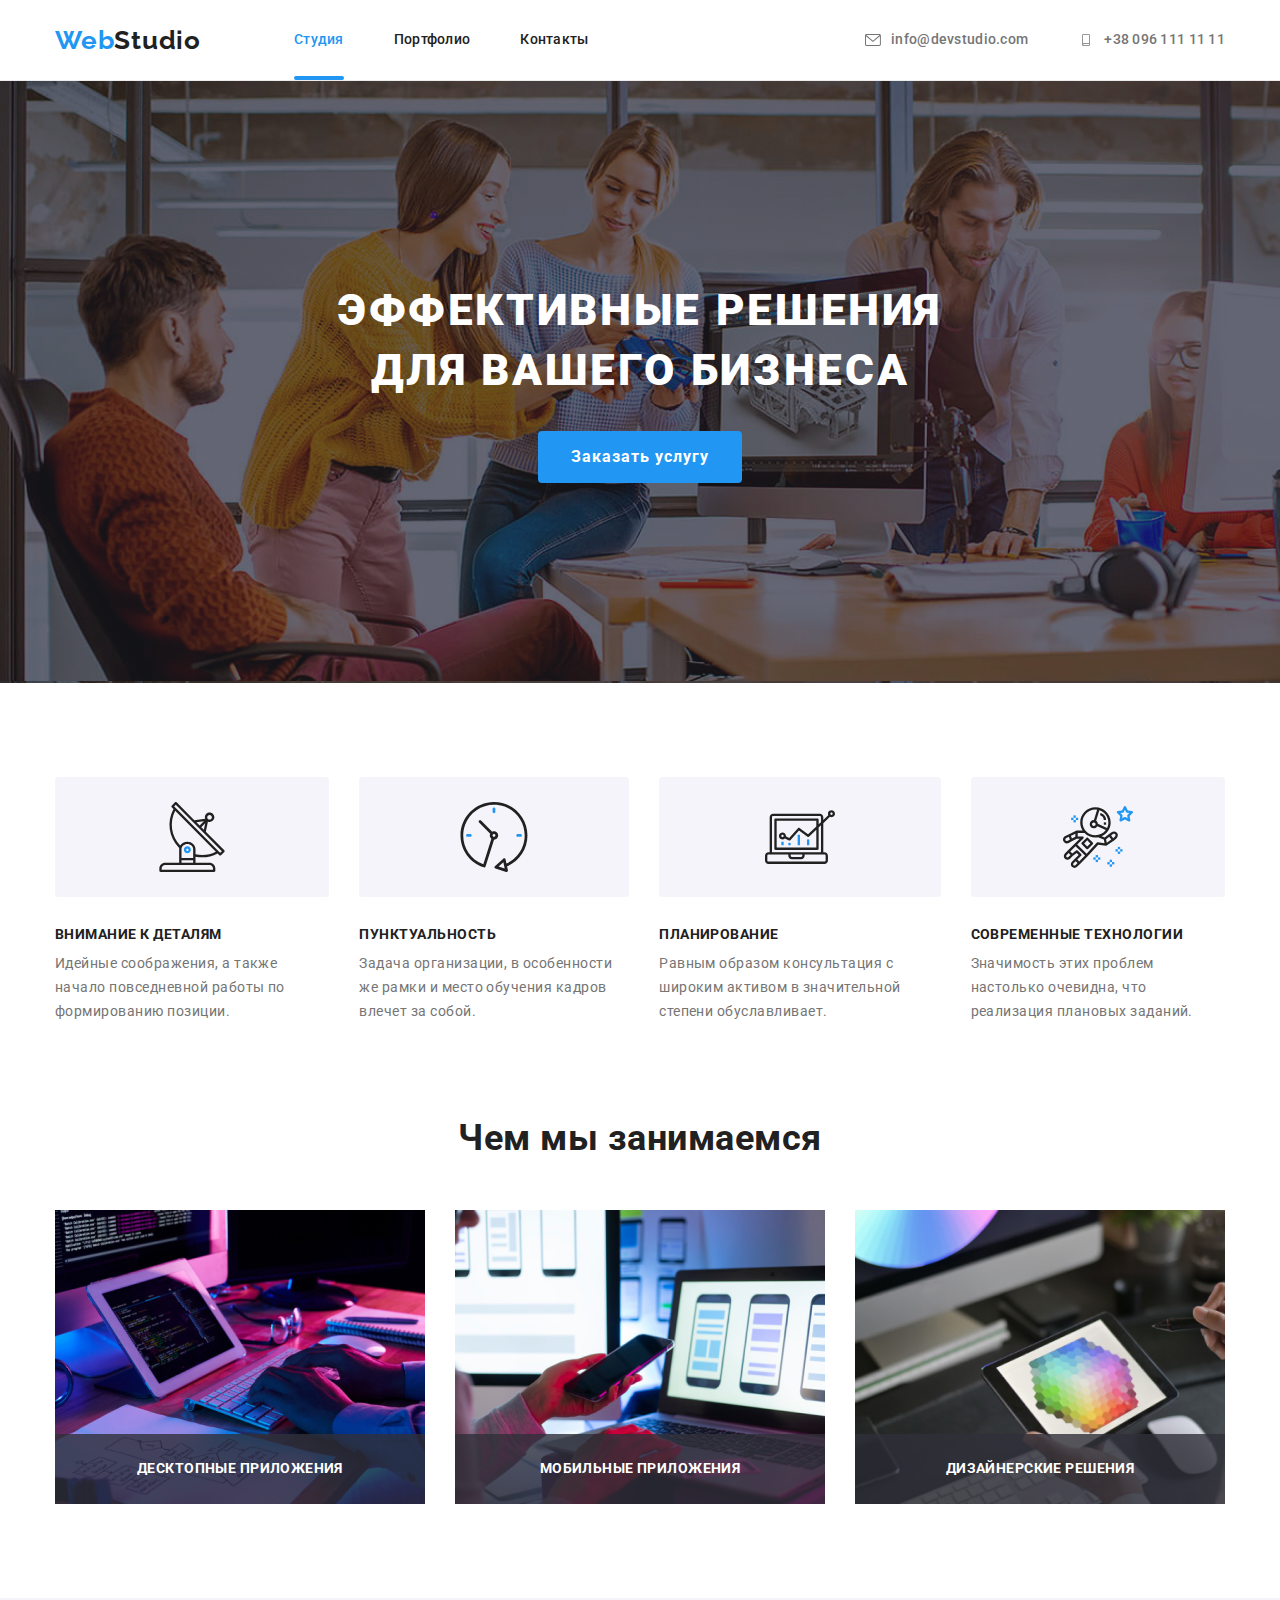
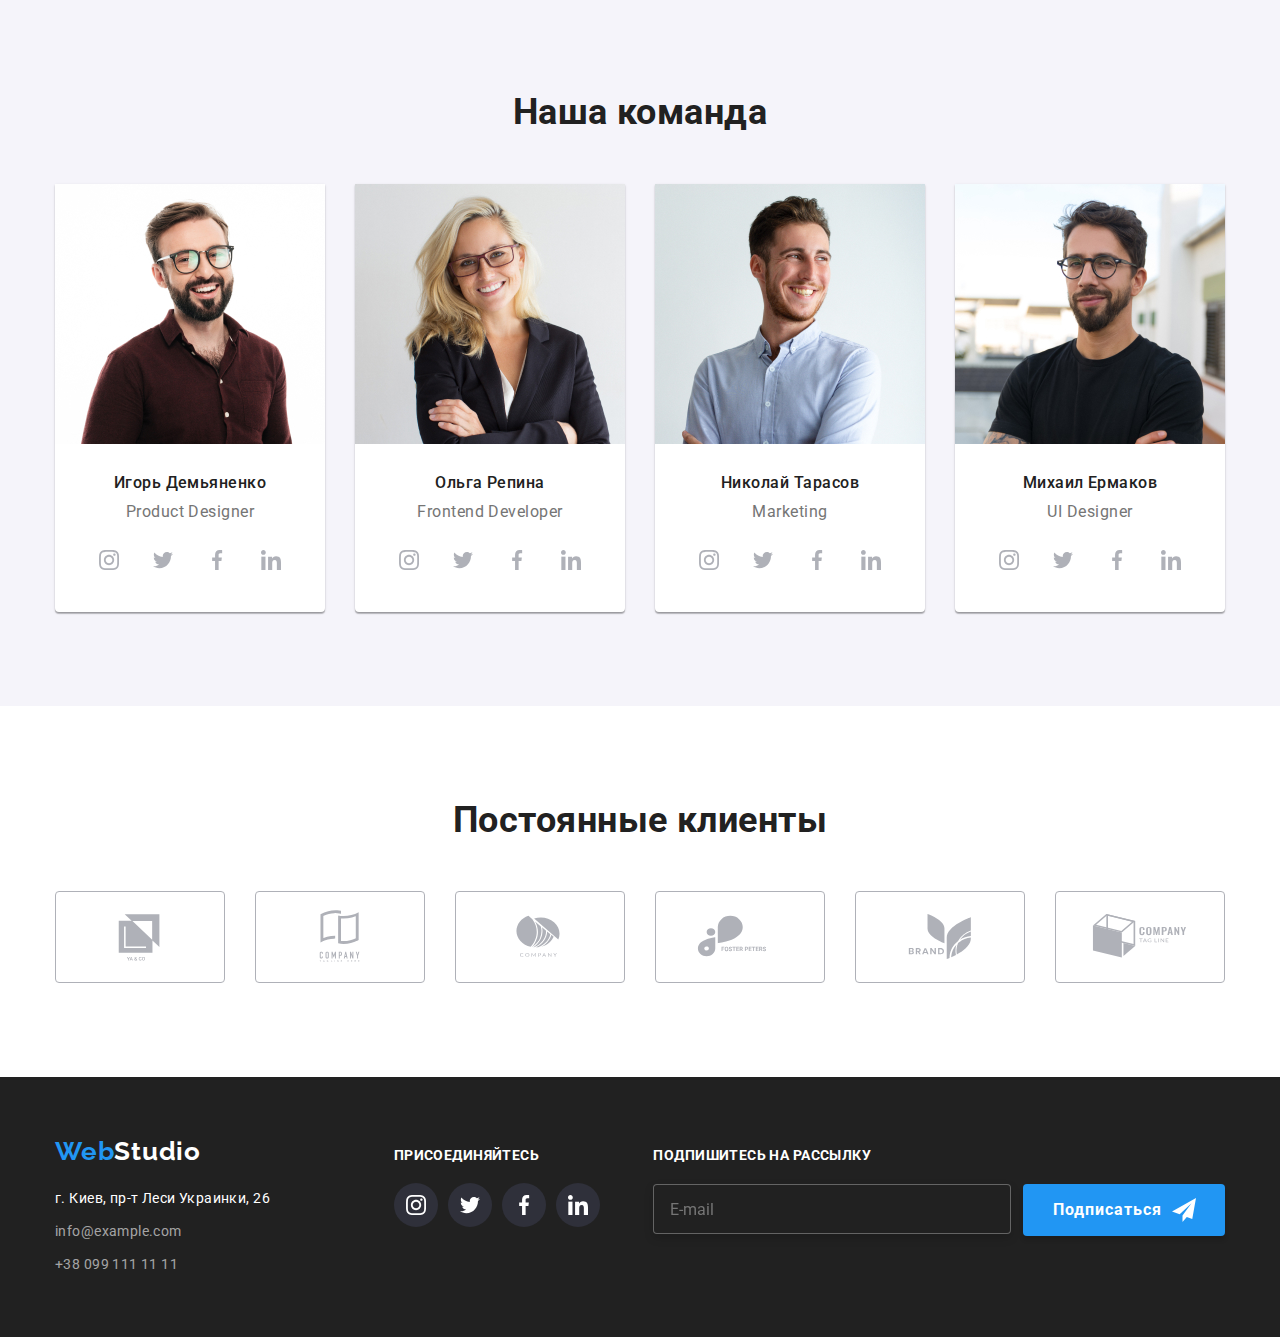
<file: index.html>
<!DOCTYPE html>
<html lang="en">
    <head>
        <meta charset="UTF-8" />
        <meta http-equiv="X-UA-Compatible" content="IE=edge" />
        <meta name="viewport" content="width=device-width, initial-scale=1.0" />
        <title>Главная</title>
        <link rel="preconnect" href="https://fonts.googleapis.com" />
        <link rel="preconnect" href="https://fonts.gstatic.com" crossorigin />
        <link
            href="https://fonts.googleapis.com/css2?family=Raleway:wght@700&family=Roboto:wght@400;500;700;900&display=swap"
            rel="stylesheet"
        />
        <link
            rel="stylesheet"
            href="https://cdnjs.cloudflare.com/ajax/libs/modern-normalize/1.0.0/modern-normalize.min.css"
        />
        <link rel="stylesheet" href="./css/main.min.css" />
    </head>
    <body>
        <!--header-->
        <header class="header">
            <div class="container main-nav">
                <nav class="nav">
                    <a href="/" class="header-logo">Web<span>Studio</span></a>

                    <ul class="nav-list list">
                        <li class="nav-item">
                            <a href="./index.html" class="link nav-link current"
                                >Студия</a
                            >
                        </li>
                        <li class="nav-item">
                            <a href="./portfolio.html" class="link nav-link"
                                >Портфолио</a
                            >
                        </li>
                        <li class="nav-item">
                            <a href="#" class="link nav-link">Контакты</a>
                        </li>
                    </ul>
                </nav>

                <ul class="contacts-list list">
                    <li class="contacts-item">
                        <a
                            class="link contacts-link"
                            href="mailto:info@devstudio.com"
                        >
                            info@devstudio.com
                            <svg class="contacts-icon" width="16" height="12">
                                <use
                                    href="./images/icons/icons.svg#icon-envelope"
                                ></use>
                            </svg>
                        </a>
                    </li>
                    <li class="contacts-item">
                        <a class="link contacts-link" href="tel:+380961111111">
                            +38 096 111 11 11
                            <svg class="contacts-icon" width="16" height="12">
                                <use
                                    href="./images/icons/icons.svg#icon-smartphone"
                                ></use>
                            </svg>
                        </a>
                    </li>
                </ul>
            </div>
        </header>
        <!-- main -->
        <main>
            <!--hero-->
            <section class="hero">
                <div class="container">
                    <h1 class="hero-title">
                        Эффективные решения для вашего бизнеса
                    </h1>

                    <button type="button" class="hero-btm" data-modal-open>
                        Заказать услугу
                    </button>
                </div>
            </section>

            <!--Feature-->
            <section class="feature section">
                <div class="container">
                    <ul class="feature-list list">
                        <li class="feature-item icon-connection">
                            <h3 class="feature-tittle">Внимание к деталям</h3>
                            <p class="feature-text">
                                Идейные соображения, а также начало повседневной
                                работы по формированию позиции.
                            </p>
                        </li>
                        <li class="feature-item icon-time">
                            <h3 class="feature-tittle">Пунктуальность</h3>
                            <p class="feature-text">
                                Задача организации, в особенности же рамки и
                                место обучения кадров влечет за собой.
                            </p>
                        </li>
                        <li class="feature-item icon-planing">
                            <h3 class="feature-tittle">Планирование</h3>
                            <p class="feature-text">
                                Равным образом консультация с широким активом в
                                значительной степени обуславливает.
                            </p>
                        </li>
                        <li class="feature-item icon-technology">
                            <h3 class="feature-tittle">
                                Современные технологии
                            </h3>
                            <p class="feature-text">
                                Значимость этих проблем настолько очевидна, что
                                реализация плановых заданий.
                            </p>
                        </li>
                    </ul>
                </div>
            </section>

            <!--work-->
            <section class="work section">
                <div class="container">
                    <h2 class="section-title">Чем мы занимаемся</h2>
                    <ul class="work-list list">
                        <li class="worl-item">
                            <div class="work-img-wrap">
                                <img
                                    src="./images/box1.jpg"
                                    alt="Заняття-1"
                                    width="370"
                                />
                                <p class="work-label-text">
                                    Десктопные приложения
                                </p>
                            </div>
                        </li>
                        <li class="worl-item">
                            <div class="work-img-wrap">
                                <img
                                    src="./images/box2.jpg"
                                    alt="Заняття-2"
                                    width="370"
                                />
                                <p class="work-label-text">
                                    Мобильные приложения
                                </p>
                            </div>
                        </li>
                        <li class="worl-item">
                            <div class="work-img-wrap">
                                <img
                                    src="./images/box3.jpg"
                                    alt="Заняття-3"
                                    width="370"
                                />
                                <p class="work-label-text">
                                    Дизайнерские решения
                                </p>
                            </div>
                        </li>
                    </ul>
                </div>
            </section>

            <!--team-->
            <section class="team section">
                <div class="container">
                    <h2 class="section-title">Наша команда</h2>
                    <ul class="team-list list">
                        <li class="team-item">
                            <img
                                src="./images/card1.jpg"
                                alt="Карта співробітника №1"
                                width="270"
                            />
                            <div class="team-content">
                                <h3 class="team-tittle">Игорь Демьяненко</h3>
                                <p class="team-text">Product Designer</p>
                                <ul class="social-list list">
                                    <li class="social-item">
                                        <a href="#" class="social-link link">
                                            <svg
                                                class="social-icon"
                                                width="20"
                                                height="20"
                                            >
                                                <use
                                                    href="./images/icons/icons.svg#icon-instagram"
                                                ></use>
                                            </svg>
                                        </a>
                                    </li>
                                    <li class="social-item">
                                        <a href="#" class="social-link link">
                                            <svg
                                                class="social-icon"
                                                width="20"
                                                height="20"
                                            >
                                                <use
                                                    href="./images/icons/icons.svg#icon-twitter"
                                                ></use>
                                            </svg>
                                        </a>
                                    </li>
                                    <li class="social-item">
                                        <a href="#" class="social-link link">
                                            <svg
                                                class="social-icon"
                                                width="20"
                                                height="20"
                                            >
                                                <use
                                                    href="./images/icons/icons.svg#icon-facebook"
                                                ></use>
                                            </svg>
                                        </a>
                                    </li>
                                    <li class="social-item">
                                        <a href="#" class="social-link link">
                                            <svg
                                                class="social-icon"
                                                width="20"
                                                height="20"
                                            >
                                                <use
                                                    href="./images/icons/icons.svg#icon-linkedin"
                                                ></use>
                                            </svg>
                                        </a>
                                    </li>
                                </ul>
                            </div>
                        </li>
                        <li class="team-item">
                            <img
                                src="./images/card2.jpg"
                                alt="Карта співробітника №2"
                                width="270"
                            />
                            <div class="team-content">
                                <h3 class="team-tittle">Ольга Репина</h3>
                                <p class="team-text">Frontend Developer</p>
                                <ul class="social-list list">
                                    <li class="social-item">
                                        <a href="#" class="social-link link">
                                            <svg
                                                class="social-icon"
                                                width="20"
                                                height="20"
                                            >
                                                <use
                                                    href="./images/icons/icons.svg#icon-instagram"
                                                ></use>
                                            </svg>
                                        </a>
                                    </li>
                                    <li class="social-item">
                                        <a href="#" class="social-link link">
                                            <svg
                                                class="social-icon"
                                                width="20"
                                                height="20"
                                            >
                                                <use
                                                    href="./images/icons/icons.svg#icon-twitter"
                                                ></use>
                                            </svg>
                                        </a>
                                    </li>
                                    <li class="social-item">
                                        <a href="#" class="social-link link">
                                            <svg
                                                class="social-icon"
                                                width="20"
                                                height="20"
                                            >
                                                <use
                                                    href="./images/icons/icons.svg#icon-facebook"
                                                ></use>
                                            </svg>
                                        </a>
                                    </li>
                                    <li class="social-item">
                                        <a href="#" class="social-link link">
                                            <svg
                                                class="social-icon"
                                                width="20"
                                                height="20"
                                            >
                                                <use
                                                    href="./images/icons/icons.svg#icon-linkedin"
                                                ></use>
                                            </svg>
                                        </a>
                                    </li>
                                </ul>
                            </div>
                        </li>
                        <li class="team-item">
                            <img
                                src="./images/card3.jpg"
                                alt="Карта співробітника №3"
                                width="270"
                            />
                            <div class="team-content">
                                <h3 class="team-tittle">Николай Тарасов</h3>
                                <p class="team-text">Marketing</p>
                                <ul class="social-list list">
                                    <li class="social-item">
                                        <a href="#" class="social-link link">
                                            <svg
                                                class="social-icon"
                                                width="20"
                                                height="20"
                                            >
                                                <use
                                                    href="./images/icons/icons.svg#icon-instagram"
                                                ></use>
                                            </svg>
                                        </a>
                                    </li>
                                    <li class="social-item">
                                        <a href="#" class="social-link link">
                                            <svg
                                                class="social-icon"
                                                width="20"
                                                height="20"
                                            >
                                                <use
                                                    href="./images/icons/icons.svg#icon-twitter"
                                                ></use>
                                            </svg>
                                        </a>
                                    </li>
                                    <li class="social-item">
                                        <a href="#" class="social-link link">
                                            <svg
                                                class="social-icon"
                                                width="20"
                                                height="20"
                                            >
                                                <use
                                                    href="./images/icons/icons.svg#icon-facebook"
                                                ></use>
                                            </svg>
                                        </a>
                                    </li>
                                    <li class="social-item">
                                        <a href="#" class="social-link link">
                                            <svg
                                                class="social-icon"
                                                width="20"
                                                height="20"
                                            >
                                                <use
                                                    href="./images/icons/icons.svg#icon-linkedin"
                                                ></use>
                                            </svg>
                                        </a>
                                    </li>
                                </ul>
                            </div>
                        </li>
                        <li class="team-item">
                            <img
                                src="./images/card4.jpg"
                                alt="Карта співробітника №4"
                                width="270"
                            />
                            <div class="team-content">
                                <h3 class="team-tittle">Михаил Ермаков</h3>
                                <p class="team-text">UI Designer</p>
                                <ul class="social-list list">
                                    <li class="social-item">
                                        <a href="#" class="social-link link">
                                            <svg
                                                class="social-icon"
                                                width="20"
                                                height="20"
                                            >
                                                <use
                                                    href="./images/icons/icons.svg#icon-instagram"
                                                ></use>
                                            </svg>
                                        </a>
                                    </li>
                                    <li class="social-item">
                                        <a href="#" class="social-link link">
                                            <svg
                                                class="social-icon"
                                                width="20"
                                                height="20"
                                            >
                                                <use
                                                    href="./images/icons/icons.svg#icon-twitter"
                                                ></use>
                                            </svg>
                                        </a>
                                    </li>
                                    <li class="social-item">
                                        <a href="#" class="social-link link">
                                            <svg
                                                class="social-icon"
                                                width="20"
                                                height="20"
                                            >
                                                <use
                                                    href="./images/icons/icons.svg#icon-facebook"
                                                ></use>
                                            </svg>
                                        </a>
                                    </li>
                                    <li class="social-item">
                                        <a href="#" class="social-link link">
                                            <svg
                                                class="social-icon"
                                                width="20"
                                                height="20"
                                            >
                                                <use
                                                    href="./images/icons/icons.svg#icon-linkedin"
                                                ></use>
                                            </svg>
                                        </a>
                                    </li>
                                </ul>
                            </div>
                        </li>
                    </ul>
                </div>
            </section>

            <!--client-->
            <div class="clients section">
                <h2 class="section-title">Постоянные клиенты</h2>
                <ul class="clients-list list">
                    <li class="clients-item">
                        <a href="" class="clients-link link">
                            <svg class="clients-icon" width="106" height="60">
                                <use
                                    href="./images/icons/icons.svg#icon-client-1"
                                ></use>
                            </svg>
                        </a>
                    </li>
                    <li class="clients-item">
                        <a href="" class="clients-link link">
                            <svg class="clients-icon" width="106" height="60">
                                <use
                                    href="./images/icons/icons.svg#icon-client-2"
                                ></use>
                            </svg>
                        </a>
                    </li>
                    <li class="clients-item">
                        <a href="" class="clients-link link">
                            <svg class="clients-icon" width="106" height="60">
                                <use
                                    href="./images/icons/icons.svg#icon-client-3"
                                ></use>
                            </svg>
                        </a>
                    </li>
                    <li class="clients-item">
                        <a href="" class="clients-link link">
                            <svg class="clients-icon" width="106" height="60">
                                <use
                                    href="./images/icons/icons.svg#icon-client-4"
                                ></use>
                            </svg>
                        </a>
                    </li>
                    <li class="clients-item">
                        <a href="" class="clients-link link">
                            <svg class="clients-icon" width="106" height="60">
                                <use
                                    href="./images/icons/icons.svg#icon-client-5"
                                ></use>
                            </svg>
                        </a>
                    </li>
                    <li class="clients-item">
                        <a href="" class="clients-link link">
                            <svg class="clients-icon" width="106" height="60">
                                <use
                                    href="./images/icons/icons.svg#icon-client-6"
                                ></use>
                            </svg>
                        </a>
                    </li>
                </ul>
            </div>
        </main>
        <!--footer-->
        <footer class="footer">
            <div class="container footer-container">
                <div>
                    <a href="/" class="cellar-logo"
                        >Web<span class="cellar-item">Studio</span></a
                    >
                    <address class="address">
                        <ul class="address-list list">
                            <li class="address-item">
                                <a href="#" class="link address-link"
                                    ><span class="address-link--color">г. Киев, пр-т Леси Украинки, 26</span> </a
                                >
                            </li>
                            <li class="address-item">
                                <a href="info@example.com" class="link address-link"
                                    >info@example.com</a
                                >
                            </li>
                            <li class="address-item">
                                <a href="+380991111111" class="link address-link"
                                    >+38 099 111 11 11</a
                                >
                            </li>
                        </ul>
                    </address>
                </div>

                <!--Соціальні мережі-->
                <div class="socials">
                    <p class="footer-title">присоединяйтесь</p>
                    <ul class="socials-list list">
                        <li class="socials-item">
                            <a href="#" class="socials-link link">
                                <svg
                                    class="socials-icon"
                                    width="20"
                                    height="20"
                                >
                                    <use
                                        href="./images/icons/icons.svg#icon-instagram"
                                    ></use>
                                </svg>
                            </a>
                        </li>
                        <li class="socials-item">
                            <a href="#" class="socials-link link">
                                <svg
                                    class="socials-icon"
                                    width="20"
                                    height="20"
                                >
                                    <use
                                        href="./images/icons/icons.svg#icon-twitter"
                                    ></use>
                                </svg>
                            </a>
                        </li>
                        <li class="socials-item">
                            <a href="#" class="socials-link link">
                                <svg
                                    class="socials-icon"
                                    width="20"
                                    height="20"
                                >
                                    <use
                                        href="./images/icons/icons.svg#icon-facebook"
                                    ></use>
                                </svg>
                            </a>
                        </li>
                        <li class="socials-item">
                            <a href="#" class="socials-link link">
                                <svg
                                    class="socials-icon"
                                    width="20"
                                    height="20"
                                >
                                    <use
                                        href="./images/icons/icons.svg#icon-linkedin"
                                    ></use>
                                </svg>
                            </a>
                        </li>
                    </ul>
                </div>

                <!--Розсилка-->
                <div class="mailing">
                    <p class="mailing-title title">Подпишитесь на рассылку</p>
                    <form class="mailing-form">
                        <div class="email-field">
                            <label>
                                <input
                                    type="email"
                                    name="email"
                                    placeholder="E-mail"
                                />
                            </label>
                        </div>
                        <button class="mailing-button" type="submit">
                            Подписаться
                            <svg
                                class="icon icon-mailing"
                                width="24"
                                height="24"
                            >
                                <use
                                    href="./images/icons/icons.svg#icon-mailing"
                                ></use>
                            </svg>
                        </button>
                    </form>
                </div>
            </div>
        </footer>

        <!--Модальне меню-->
        <div class="backdrop is-hidden" data-modal>
            <div class="modal">
                <p class="modal-tittle">
                    Оставьте свои данные, мы вам перезвоним
                </p>
                <button type="button" class="modal-close" data-modal-close>
                    <svg class="icon-modal" width="18" height="18">
                        <use href="./images/icons/icons.svg#icon-close"></use>
                    </svg>
                </button>

                <form class="modal-form">
                    <div class="modal-field">
                        <label class="modal-label" for="user-name">Имя</label>
                        <div class="input-wrapper">
                            <input
                                type="text"
                                class="modal-input"
                                name="user-name"
                                placeholder=""
                                title="Василь"
                                required=""
                                minlength="2"
                                id="user-name"
                            />

                            <svg class="modal-icon" width="18" height="18">
                                <use
                                    href="./images/icons/icons.svg#icon-person"
                                ></use>
                            </svg>
                        </div>
                    </div>

                    <div class="modal-field">
                        <label class="modal-label" for="user-email"
                            >Почта</label
                        >
                        <div class="input-wrapper">
                            <input
                                type="email"
                                class="modal-input"
                                name="user-email"
                                placeholder=""
                                title="giga@gmail.com"
                                required=""
                                id="user-email"
                            />
                            <svg class="modal-icon" width="18" height="18">
                                <use
                                    href="./images/icons/icons.svg#icon-email"
                                ></use>
                            </svg>
                        </div>
                    </div>
                    <div class="modal-field">
                        <label class="modal-label" for="user-tel"
                            >Телефон</label
                        >
                        <div class="input-wrapper">
                            <input
                                type="tel"
                                class="modal-input"
                                name="user-tel"
                                placeholder=""
                                required=""
                                title="+ 380(98) 111-11-11"
                                id="user-tel"
                            />
                            <svg class="modal-icon" width="18" height="18">
                                <use
                                    href="./images/icons/icons.svg#icon-phone"
                                ></use>
                            </svg>
                        </div>
                    </div>
                    <div class="modal-field">
                        <label class="modal-label" for="user-text"
                            >Комментарий</label
                        >
                        <textarea
                            name="user-text"
                            id="user-text"
                            placeholder="Введите текст"
                            class="modal-text"
                        ></textarea>
                    </div>
                    <div class="modal-field">
                        <input
                            type="checkbox"
                            name="policy"
                            id="policy"
                            class="modal-check visually-hidden"
                        />
                        <label for="policy" class="modal-check-text">
                            <span>
                                <svg class="check-icon" width="16" height="15">
                                    <use
                                        href="./images/icons/icons.svg#icon-check"
                                    ></use>
                                </svg>
                            </span>
                            Соглашаюсь с рассылкой и принимаю
                            <a href="#" class="modal-check-link">
                                Условия договора</a
                            >
                        </label>
                    </div>
                    <button type="submit" class="modal-btm">Отправить</button>
                </form>
            </div>
        </div>
        <script src="./js/modal.js"></script>
    </body>
</html>
</file>
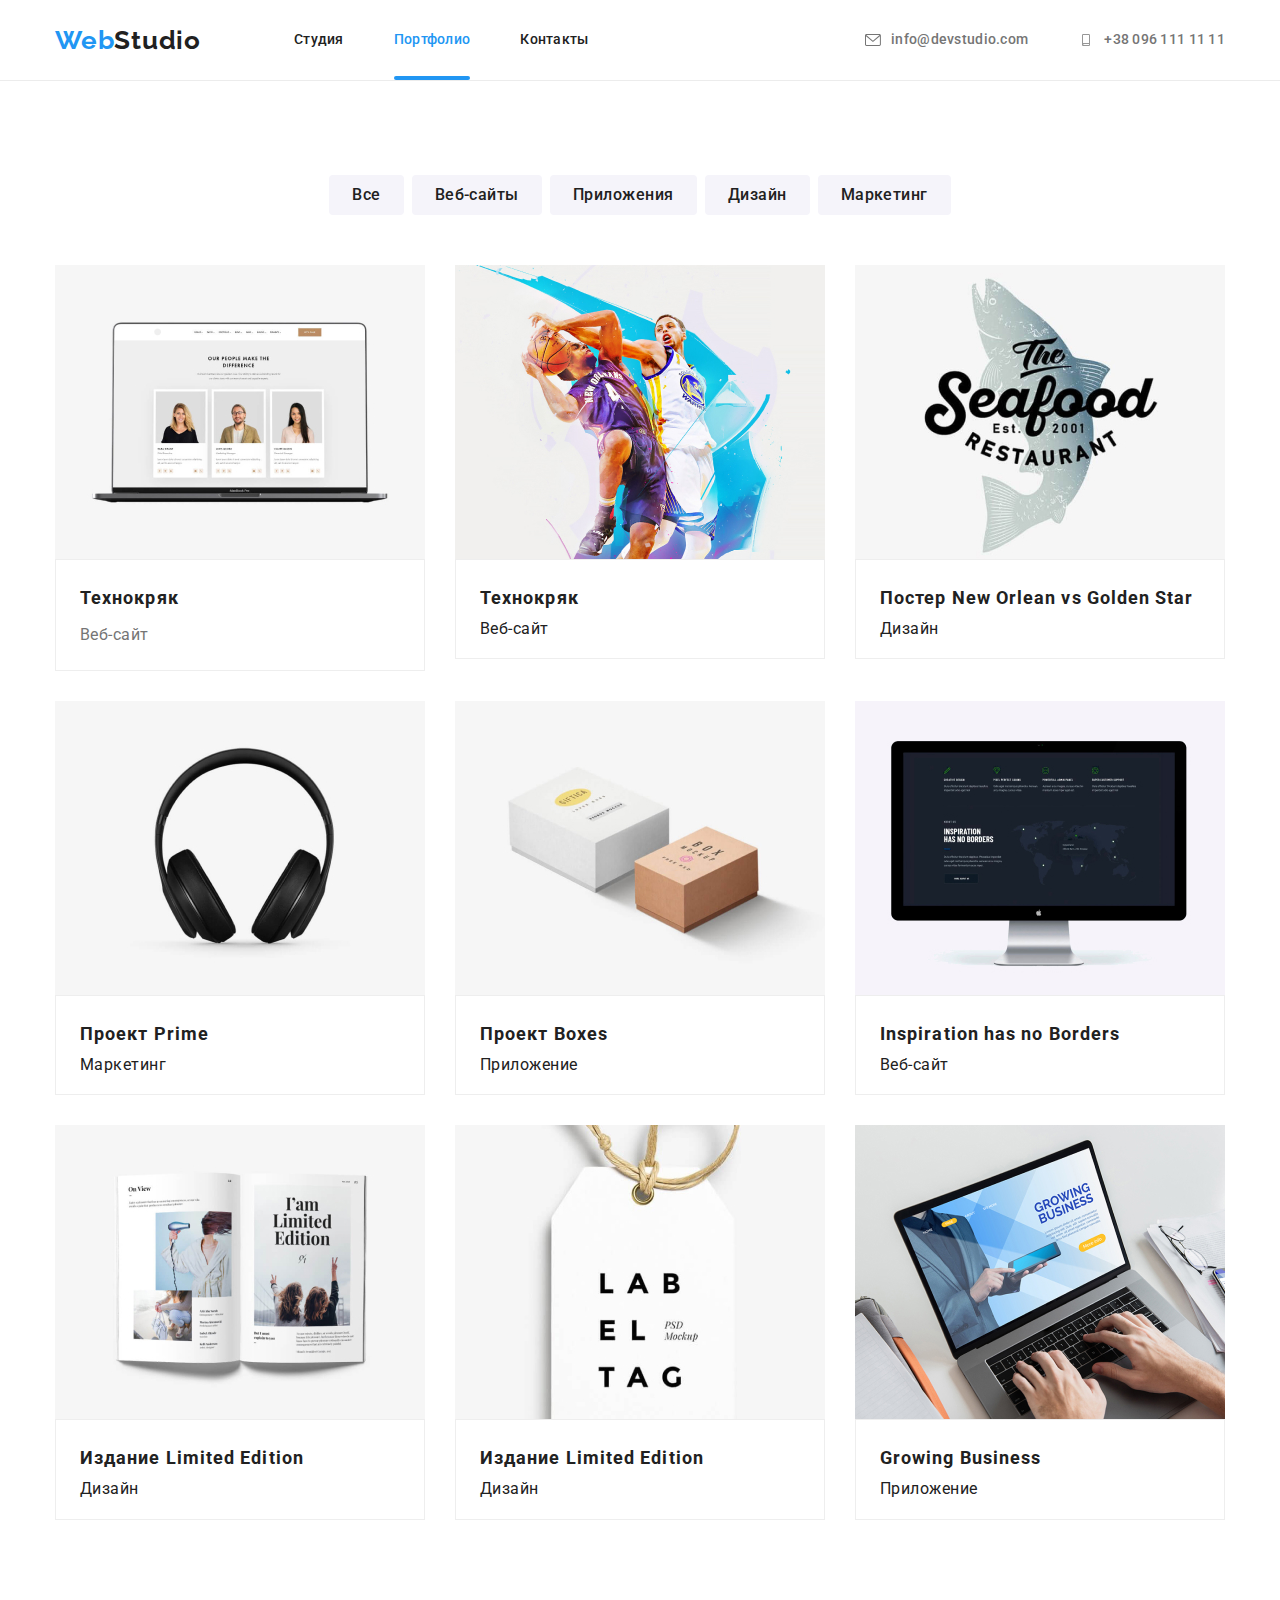
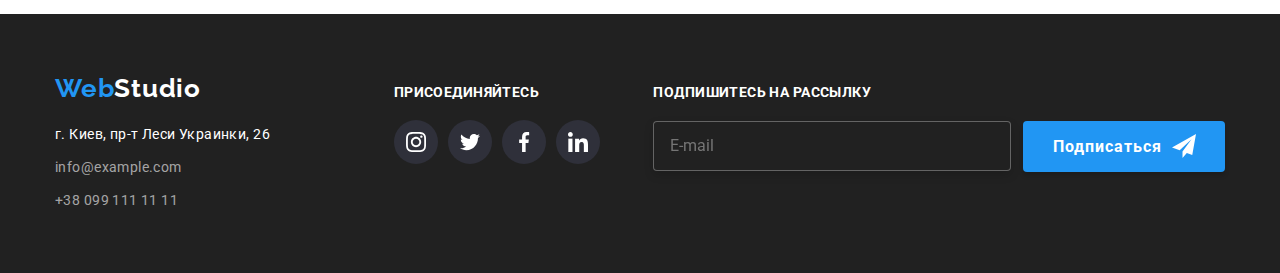
<file: portfolio.html>
<!DOCTYPE html>
<html lang="en">
    <head>
        <meta charset="UTF-8" />
        <meta http-equiv="X-UA-Compatible" content="IE=edge" />
        <meta name="viewport" content="width=device-width, initial-scale=1.0" />
        <title>Главная</title>
        <link rel="preconnect" href="https://fonts.googleapis.com" />
        <link rel="preconnect" href="https://fonts.gstatic.com" crossorigin />
        <link
            href="https://fonts.googleapis.com/css2?family=Raleway:wght@700&family=Roboto:wght@400;500;700;900&display=swap"
            rel="stylesheet"
        />
        <link
            rel="stylesheet"
            href="https://cdnjs.cloudflare.com/ajax/libs/modern-normalize/1.0.0/modern-normalize.min.css"
        />
        <link rel="stylesheet" href="./css/main.css" />
    </head>
    <!-- body -->
    <body>
        <!--header-->
        <header class="header">
            <div class="container main-nav">
                <nav class="nav">
                    <a href="/" class="header-logo">Web<span>Studio</span></a>

                    <ul class="nav-list list">
                        <li class="nav-item">
                            <a href="./index.html" class="link nav-link "
                                >Студия</a
                            >
                        </li>
                        <li class="nav-item">
                            <a href="./portfolio.html" class="link nav-link current"
                                >Портфолио</a
                            >
                        </li>
                        <li class="nav-item">
                            <a href="#" class="link nav-link">Контакты</a>
                        </li>
                    </ul>
                </nav>

                <ul class="contacts-list list">
                    <li class="contacts-item">
                        <a
                            class="link contacts-link"
                            href="mailto:info@devstudio.com"
                        >
                            info@devstudio.com
                            <svg class="contacts-icon" width="16" height="12">
                                <use
                                    href="./images/icons/icons.svg#icon-envelope"
                                ></use>
                            </svg>
                        </a>
                    </li>
                    <li class="contacts-item">
                        <a class="link contacts-link" href="tel:+380961111111">
                            +38 096 111 11 11
                            <svg class="contacts-icon" width="16" height="12">
                                <use
                                    href="./images/icons/icons.svg#icon-smartphone"
                                ></use>
                            </svg>
                        </a>
                    </li>
                </ul>
            </div>
        </header>
        <!-- main -->
        <main>
            <!--filters-->
            <section class="filters section">
                <div class="container">
                    <h1 class="visually-hidden">Приклади робіт</h1>
                    <ul class="filters-list list">
                        <li class="item">
                            <button type="button" class="buttom primiry">
                                Все
                            </button>
                        </li>
                        <li class="item">
                            <button type="button" class="buttom">
                                Веб-сайты
                            </button>
                        </li>
                        <li class="item">
                            <button type="button" class="buttom">
                                Приложения
                            </button>
                        </li>
                        <li class="item">
                            <button type="button" class="buttom">Дизайн</button>
                        </li>
                        <li class="item">
                            <button type="button" class="buttom">
                                Маркетинг
                            </button>
                        </li>
                    </ul>

                    <ul class="projekt-list list">
                        <li class="projekt-item">
                            <div class="projekt-item-wrap">
                                <img
                                    src="./images/website.jpg"
                                    alt="Технокряк"
                                    width="370"
                                />
                                <p class="projekt-top-text">
                                    Технокряк это современная площадка
                                    распространения коронавируса. Компании
                                    используют эту платформу для цифрового
                                    шпионажа и атак на защищённые сервера
                                    конкурентов.
                                </p>
                            </div>
                            <div class="projekt-content">
                                <h2 class="projekt-tittle">Технокряк</h2>
                                <p class="projekt-text">Веб-сайт</p>
                            </div>
                        </li>

                        <li class="projekt-item">
                            <div class="projekt-item-wrap">
                                <img
                                    src="./images/design.jpg"
                                    alt="Постер New Orlean vs Golden Star"
                                    width="370"
                                />
                                <p class="projekt-top-text">
                                    Технокряк это современная площадка
                                    распространения коронавируса. Компании
                                    используют эту платформу для цифрового
                                    шпионажа и атак на защищённые сервера
                                    конкурентов.
                                </p>
                            </div>
                            <div class="projekt-content">
                                <h2 class="projekt-tittle">Технокряк</h2>
                                <p class="text">Веб-сайт</p>
                            </div>
                        </li>

                        <li class="projekt-item">
                            <div class="projekt-item-wrap">
                                <img
                                    src="./images/app.jpg"
                                    alt="Ресторан Seafood"
                                    width="370"
                                />
                                <p class="projekt-top-text">
                                    Технокряк это современная площадка
                                    распространения коронавируса. Компании
                                    используют эту платформу для цифрового
                                    шпионажа и атак на защищённые сервера
                                    конкурентов.
                                </p>
                            </div>
                            <div class="projekt-content">
                                <h2 class="projekt-tittle">
                                    Постер New Orlean vs Golden Star
                                </h2>
                                <p class="text">Дизайн</p>
                            </div>
                        </li>

                        <li class="projekt-item">
                            <div class="projekt-item-wrap">
                                <img
                                    src="./images/marketing.jpg"
                                    alt="Проект Prime"
                                    width="370"
                                />
                                <p class="projekt-top-text">
                                    Технокряк это современная площадка
                                    распространения коронавируса. Компании
                                    используют эту платформу для цифрового
                                    шпионажа и атак на защищённые сервера
                                    конкурентов.
                                </p>
                            </div>
                            <div class="projekt-content">
                                <h2 class="projekt-tittle">Проект Prime</h2>
                                <p class="text">Маркетинг</p>
                            </div>
                        </li>

                        <li class="projekt-item">
                            <div class="projekt-item-wrap">
                                <img
                                    src="./images/app1.jpg"
                                    alt="Проект Boxes"
                                    width="370"
                                />
                                <p class="projekt-top-text">
                                    Технокряк это современная площадка
                                    распространения коронавируса. Компании
                                    используют эту платформу для цифрового
                                    шпионажа и атак на защищённые сервера
                                    конкурентов.
                                </p>
                            </div>
                            <div class="projekt-content">
                                <h2 class="projekt-tittle">Проект Boxes</h2>
                                <p class="text">Приложение</p>
                            </div>
                        </li>

                        <li class="projekt-item">
                            <div class="projekt-item-wrap">
                                <img
                                    src="./images/website1.jpg"
                                    alt="Inspiration has no Borders"
                                    width="370"
                                />
                                <p class="projekt-top-text">
                                    Технокряк это современная площадка
                                    распространения коронавируса. Компании
                                    используют эту платформу для цифрового
                                    шпионажа и атак на защищённые сервера
                                    конкурентов.
                                </p>
                            </div>
                            <div class="projekt-content">
                                <h2 class="projekt-tittle">
                                    Inspiration has no Borders
                                </h2>
                                <p class="text">Веб-сайт</p>
                            </div>
                        </li>

                        <li class="projekt-item">
                            <div class="projekt-item-wrap">
                                <img
                                    src="./images/design1.jpg"
                                    alt="Издание Limited Edition"
                                    width="370"
                                />
                                <p class="projekt-top-text">
                                    Технокряк это современная площадка
                                    распространения коронавируса. Компании
                                    используют эту платформу для цифрового
                                    шпионажа и атак на защищённые сервера
                                    конкурентов.
                                </p>
                            </div>
                            <div class="projekt-content">
                                <h2 class="projekt-tittle">
                                    Издание Limited Edition
                                </h2>
                                <p class="text">Дизайн</p>
                            </div>
                        </li>

                        <li class="projekt-item">
                            <div class="projekt-item-wrap">
                                <img
                                    src="./images/projectlab.jpg"
                                    alt="Проект LAB"
                                    width="370"
                                />
                                <p class="projekt-top-text">
                                    Технокряк это современная площадка
                                    распространения коронавируса. Компании
                                    используют эту платформу для цифрового
                                    шпионажа и атак на защищённые сервера
                                    конкурентов.
                                </p>
                            </div>
                            <div class="projekt-content">
                                <h2 class="projekt-tittle">
                                    Издание Limited Edition
                                </h2>
                                <p class="text">Дизайн</p>
                            </div>
                        </li>

                        <li class="projekt-item">
                            <div class="projekt-item-wrap">
                                <img
                                    src="./images/growingbusiness.jpg"
                                    alt="Growing Business"
                                    width="370"
                                />
                                <p class="projekt-top-text">
                                    Технокряк это современная площадка
                                    распространения коронавируса. Компании
                                    используют эту платформу для цифрового
                                    шпионажа и атак на защищённые сервера
                                    конкурентов.
                                </p>
                            </div>
                            <div class="projekt-content">
                                <h2 class="projekt-tittle">Growing Business</h2>
                                <p class="text">Приложение</p>
                            </div>
                        </li>
                    </ul>
                </div>
            </section>
        </main>
        <!--footer-->
        <footer class="footer">
            <div class="container footer-container">
                <div>
                    <a href="/" class="cellar-logo"
                        >Web<span class="cellar-item">Studio</span></a
                    >
                    <address class="address">
                        <ul class="address-list list">
                            <li class="address-item">
                                <a href="#" class="link address-link"
                                    ><span class="address-link--color"
                                        >г. Киев, пр-т Леси Украинки, 26</span
                                    >
                                </a>
                            </li>
                            <li class="address-item">
                                <a
                                    href="info@example.com"
                                    class="link address-link"
                                    >info@example.com</a
                                >
                            </li>
                            <li class="address-item">
                                <a
                                    href="+380991111111"
                                    class="link address-link"
                                    >+38 099 111 11 11</a
                                >
                            </li>
                        </ul>
                    </address>
                </div>

                <!--Соціальні мережі-->
                <div class="socials">
                    <p class="footer-title">присоединяйтесь</p>
                    <ul class="socials-list list">
                        <li class="socials-item">
                            <a href="#" class="socials-link link">
                                <svg
                                    class="socials-icon"
                                    width="20"
                                    height="20"
                                >
                                    <use
                                        href="./images/icons/icons.svg#icon-instagram"
                                    ></use>
                                </svg>
                            </a>
                        </li>
                        <li class="socials-item">
                            <a href="#" class="socials-link link">
                                <svg
                                    class="socials-icon"
                                    width="20"
                                    height="20"
                                >
                                    <use
                                        href="./images/icons/icons.svg#icon-twitter"
                                    ></use>
                                </svg>
                            </a>
                        </li>
                        <li class="socials-item">
                            <a href="#" class="socials-link link">
                                <svg
                                    class="socials-icon"
                                    width="20"
                                    height="20"
                                >
                                    <use
                                        href="./images/icons/icons.svg#icon-facebook"
                                    ></use>
                                </svg>
                            </a>
                        </li>
                        <li class="socials-item">
                            <a href="#" class="socials-link link">
                                <svg
                                    class="socials-icon"
                                    width="20"
                                    height="20"
                                >
                                    <use
                                        href="./images/icons/icons.svg#icon-linkedin"
                                    ></use>
                                </svg>
                            </a>
                        </li>
                    </ul>
                </div>

                <!--Розсилка-->
                <div class="mailing">
                    <p class="mailing-title title">Подпишитесь на рассылку</p>
                    <form class="mailing-form">
                        <div class="email-field">
                            <label>
                                <input
                                    type="email"
                                    name="email"
                                    placeholder="E-mail"
                                />
                            </label>
                        </div>
                        <button class="mailing-button" type="submit">
                            Подписаться
                            <svg
                                class="icon icon-mailing"
                                width="24"
                                height="24"
                            >
                                <use
                                    href="./images/icons/icons.svg#icon-mailing"
                                ></use>
                            </svg>
                        </button>
                    </form>
                </div>
            </div>
        </footer>
    </body>
</html>
</file>
<file: css/main.css>
@charset "UTF-8";
:root {
  --main-decoretion-color: #ffffff;
  --secondary-decoretion-color: #2196f3;
  --text-primary-color: #212121;
  --text-secondary-color: #757575;
  --buttom-decoretion-color: #f5f4fa;
}

*,
*::before,
*::after {
  -webkit-box-sizing: border-box;
          box-sizing: border-box;
}

h1,
h2,
h3,
h4,
h5,
h6,
p,
a {
  margin: 0;
  padding: 0;
}

body {
  font-family: "Roboto", "sans-serif";
  background: var(--main-decoretion-color);
  color: var(--text-primary-color);
  letter-spacing: 0.03em;
}

.list {
  list-style: none;
  padding: 0;
  margin: 0;
}

a {
  text-decoration: none;
}

img {
  display: block;
  margin: 0;
  padding: 0;
}

.visually-hidden {
  position: absolute;
  white-space: nowrap;
  width: 1px;
  height: 1px;
  overflow: hidden;
  border: 0;
  padding: 0;
  clip: rect(0 0 0 0);
  -webkit-clip-path: inset(50%);
          clip-path: inset(50%);
  margin: -1px;
}

.header-logo {
  margin-right: 93px;
  color: var(--secondary-decoretion-color);
  font-family: "Raleway", "sans-serif";
  font-weight: 700;
  font-size: 26px;
  line-height: 1.19;
  letter-spacing: 0.03em;
}

span {
  color: var(--text-primary-color);
}

.cellar-logo {
  display: block;
  margin-bottom: 20px;
  color: var(--secondary-decoretion-color);
  font-family: Raleway;
  font-weight: 700;
  font-size: 26px;
  line-height: 1.19x;
  letter-spacing: 0.03em;
}

.cellar-item {
  color: var(--main-decoretion-color);
}

.hero-btm {
  border-radius: 4px;
  border: 1px solid transparent;
  min-width: 200px;
  padding: 10px 32px;
  cursor: pointer;
  font-weight: 700;
  font-size: 16px;
  line-height: 1.87;
  background-color: var(--secondary-decoretion-color);
  -webkit-box-align: center;
      -ms-flex-align: center;
          align-items: center;
  text-align: center;
  letter-spacing: 0.06em;
  color: var(--main-decoretion-color);
}
.hero-btm:hover, .hero-btm:focus {
  background-color: #188ce8;
}

.modal-btm {
  display: block;
  margin-top: 30px;
  margin-left: auto;
  margin-right: auto;
  width: 200px;
  border: 1px solid transparent;
  border-radius: 4px;
  font-weight: 700;
  font-size: 16px;
  line-height: 1.87;
  letter-spacing: 0.06em;
  text-align: center;
  color: var(--main-decoretion-color);
  background-color: var(--secondary-decoretion-color);
  -webkit-box-shadow: 0px 4px 4px rgba(0, 0, 0, 0.15);
          box-shadow: 0px 4px 4px rgba(0, 0, 0, 0.15);
}
.modal-btm:hover, .modal-btm:focus {
  background-color: #188ce8;
}

.mailing-button {
  display: -webkit-box;
  display: -ms-flexbox;
  display: flex;
  -webkit-box-pack: center;
      -ms-flex-pack: center;
          justify-content: center;
  -webkit-box-align: center;
      -ms-flex-align: center;
          align-items: center;
  font-family: Roboto;
  font-style: normal;
  font-weight: 700;
  font-size: 16px;
  line-height: 1.87;
  text-align: center;
  letter-spacing: 0.06em;
  border: 1px solid transparent;
  padding: 10px 28px 10px 29px;
  cursor: pointer;
  -webkit-box-shadow: 0px 4px 4px rgba(0, 0, 0, 0.15);
          box-shadow: 0px 4px 4px rgba(0, 0, 0, 0.15);
  border-radius: 4px;
  background-color: var(--secondary-decoretion-color);
  color: var(--main-decoretion-color);
}
.mailing-button:hover, .mailing-button:focus {
  background-color: #188ce8;
}

.icon-mailing {
  margin-left: 10px;
  fill: var(--main-decoretion-color);
}

.buttom {
  display: inline-block;
  border-radius: 4px;
  border: 1px solid transparent;
  padding: 6px 22px;
  background-color: var(--buttom-decoretion-color);
  -webkit-transition: color 250ms cubic-bezier(0.4, 0, 0.2, 1);
  transition: color 250ms cubic-bezier(0.4, 0, 0.2, 1);
  cursor: pointer;
  min-width: 73px;
  font-weight: 500;
  font-size: 16px;
  line-height: 1.62;
  text-align: center;
  letter-spacing: 0.03em;
  color: var(--text-primary-color);
  text-decoration: none;
}
.buttom:hover, .buttom:focus {
  background-color: var(--secondary-decoretion-color);
  color: var(--main-decoretion-color);
  -webkit-box-shadow: 0px 3px 1px rgba(0, 0, 0, 0.1), 0px 1px 2px rgba(0, 0, 0, 0.08), 0px 2px 2px rgba(0, 0, 0, 0.12);
          box-shadow: 0px 3px 1px rgba(0, 0, 0, 0.1), 0px 1px 2px rgba(0, 0, 0, 0.08), 0px 2px 2px rgba(0, 0, 0, 0.12);
}

.social-list {
  display: -webkit-box;
  display: -ms-flexbox;
  display: flex;
  -webkit-box-pack: center;
      -ms-flex-pack: center;
          justify-content: center;
}

.social-item + .social-item {
  margin-left: 10px;
}

.social-link {
  width: 44px;
  height: 44px;
  -webkit-transition: color 250ms cubic-bezier(0.4, 0, 0.2, 1);
  transition: color 250ms cubic-bezier(0.4, 0, 0.2, 1);
  background-color: var(--main-decoretion-color);
  border-radius: 50%;
  display: -webkit-box;
  display: -ms-flexbox;
  display: flex;
  -webkit-box-align: center;
      -ms-flex-align: center;
          align-items: center;
  -webkit-box-pack: center;
      -ms-flex-pack: center;
          justify-content: center;
}

.social-icon {
  fill: #afb1b8;
}

.social-link:hover,
.social-link:focus {
  background-color: var(--secondary-decoretion-color);
}

.social-link:hover .social-icon,
.social-link:focus .social-icon {
  fill: var(--main-decoretion-color);
}

.socials {
  margin-left: 70px;
}

.socials-pre-tittle {
  display: block;
  margin-bottom: 20px;
  font-weight: 700;
  font-size: 14px;
  line-height: 1.14;
  letter-spacing: 0.03em;
  text-transform: uppercase;
  color: var(--main-decoretion-color);
}

.socials-list {
  display: -webkit-box;
  display: -ms-flexbox;
  display: flex;
  -webkit-box-pack: center;
      -ms-flex-pack: center;
          justify-content: center;
}

.socials-item + .socials-item {
  margin-left: 10px;
}

.socials-link {
  width: 44px;
  height: 44px;
  -webkit-transition: color 250ms cubic-bezier(0.4, 0, 0.2, 1);
  transition: color 250ms cubic-bezier(0.4, 0, 0.2, 1);
  background-color: #2f303a;
  border-radius: 50%;
  display: -webkit-box;
  display: -ms-flexbox;
  display: flex;
  -webkit-box-align: center;
      -ms-flex-align: center;
          align-items: center;
  -webkit-box-pack: center;
      -ms-flex-pack: center;
          justify-content: center;
}

.socials-icon {
  fill: var(--main-decoretion-color);
}

.socials-link:hover,
.socials-link:focus {
  background-color: var(--secondary-decoretion-color);
}

.sociasl-link:hover .socials-icon .socials-link:focus .socials-icon {
  fill: var(--main-decoretion-color);
}

.container {
  width: 1200px;
  padding-left: 15px;
  padding-right: 15px;
  margin: 0 auto;
}

.section {
  padding-top: 94px;
  padding-bottom: 94px;
}

.header {
  border-bottom: 1px solid #ececec;
}

.main-nav {
  display: -webkit-box;
  display: -ms-flexbox;
  display: flex;
  -webkit-box-align: center;
      -ms-flex-align: center;
          align-items: center;
}

.nav {
  display: -webkit-box;
  display: -ms-flexbox;
  display: flex;
  -webkit-box-align: center;
      -ms-flex-align: center;
          align-items: center;
}

.nav-list {
  display: -webkit-box;
  display: -ms-flexbox;
  display: flex;
}

.nav-item:not(:last-child) {
  margin-right: 50px;
}

.nav-link {
  position: relative;
  display: block;
  padding-top: 32px;
  padding-bottom: 32px;
  -webkit-transition: color 250ms cubic-bezier(0.4, 0, 0.2, 1);
  transition: color 250ms cubic-bezier(0.4, 0, 0.2, 1);
  color: var(--text-primary-color);
  font-weight: 500;
  font-size: 14px;
  line-height: 1.14;
  letter-spacing: 0.02em;
}
.nav-link.current {
  color: var(--secondary-decoretion-color);
}

.nav-link:hover,
.nav-link:focus {
  color: var(--secondary-decoretion-color);
}

.nav-link.current::after {
  position: absolute;
  left: 0;
  bottom: 0;
  content: "";
  width: 100%;
  height: 4px;
  border-radius: 2px;
  background-color: var(--secondary-decoretion-color);
}

.contacts-list {
  display: -webkit-box;
  display: -ms-flexbox;
  display: flex;
  gap: 50px;
  margin-left: auto;
}

.contacts-link {
  display: -webkit-box;
  display: -ms-flexbox;
  display: flex;
  -webkit-box-orient: horizontal;
  -webkit-box-direction: reverse;
      -ms-flex-direction: row-reverse;
          flex-direction: row-reverse;
  -webkit-box-align: center;
      -ms-flex-align: center;
          align-items: center;
  gap: 10px;
  padding-top: 32px;
  padding-bottom: 32px;
  -webkit-transition: color 250ms cubic-bezier(0.4, 0, 0.2, 1), fill 250ms cubic-bezier(0.4, 0, 0.2, 1);
  transition: color 250ms cubic-bezier(0.4, 0, 0.2, 1), fill 250ms cubic-bezier(0.4, 0, 0.2, 1);
  color: var(--text-secondary-color);
  font-weight: 500;
  font-size: 14px;
  line-height: 1.14;
  letter-spacing: 0.02em;
}

.contacts-icon {
  fill: currentColor;
}

.contacts-link:hover,
.contacts-link:focus {
  color: var(--secondary-decoretion-color);
}

.hero {
  max-width: 1600px;
  margin: 0 auto;
  padding-top: 200px;
  padding-bottom: 200px;
  text-align: center;
  background-image: -webkit-gradient(linear, left top, left bottom, from(rgba(47, 48, 58, 0.4)), to(rgba(47, 48, 58, 0.4))), url(../images/herologo.jpg);
  background-image: linear-gradient(rgba(47, 48, 58, 0.4), rgba(47, 48, 58, 0.4)), url(../images/herologo.jpg);
}

.hero-title {
  width: 698px;
  margin-left: auto;
  margin-right: auto;
  margin-bottom: 30px;
  font-weight: 900;
  font-size: 44px;
  line-height: 1.36;
  letter-spacing: 0.06em;
  text-transform: uppercase;
  color: var(--main-decoretion-color);
}

.feature-list {
  display: -webkit-box;
  display: -ms-flexbox;
  display: flex;
  gap: 30px;
}

.feature-item::before {
  display: block;
  content: "";
  height: 120px;
  padding: 25px 100px;
  margin-bottom: 30px;
  background: var(--buttom-decoretion-color);
  border-radius: 4px;
  background-repeat: no-repeat;
  background-position: center;
}

.icon-connection::before {
  background-image: url(../images/icons/antenna.svg);
}

.icon-time::before {
  background-image: url(../images/icons/clock.svg);
}

.icon-planing::before {
  background-image: url(../images/icons/diagram.svg);
}

.icon-technology::before {
  background-image: url(../images/icons/astronaut.svg);
}

.feature-tittle {
  margin-top: 0;
  margin-bottom: 10px;
  font-weight: 700;
  font-size: 14px;
  line-height: 1.14;
  text-transform: uppercase;
  color: var(--text-primary-color);
}

.feature-text {
  margin-top: 0;
  margin-bottom: 0;
  font-size: 14px;
  line-height: 1.71;
  color: var(--text-secondary-color);
}

.work {
  padding-top: 0;
}

.section-title {
  font-size: 36px;
  line-height: 1.16;
  text-align: center;
  margin-bottom: 50px;
  color: var(--text-primary-color);
}

.work-list {
  display: -webkit-box;
  display: -ms-flexbox;
  display: flex;
  gap: 30px;
}

.work-img-wrap {
  position: relative;
}

.work-label-text {
  position: absolute;
  bottom: 0;
  display: -webkit-box;
  display: -ms-flexbox;
  display: flex;
  -webkit-box-pack: center;
      -ms-flex-pack: center;
          justify-content: center;
  -webkit-box-align: center;
      -ms-flex-align: center;
          align-items: center;
  width: 100%;
  height: 70px;
  font-weight: 700;
  font-size: 14px;
  line-height: 1.14;
  letter-spacing: 0.03em;
  text-transform: uppercase;
  background: rgba(47, 48, 58, 0.8);
  color: var(--main-decoretion-color);
}

.team {
  background: #f5f4fa;
}

.team-list {
  display: -webkit-box;
  display: -ms-flexbox;
  display: flex;
  gap: 30px;
}

.team-item {
  background-color: var(--main-decoretion-color);
  -webkit-box-shadow: 0px 1px 3px rgba(0, 0, 0, 0.12), 0px 1px 1px rgba(0, 0, 0, 0.14), 0px 2px 1px rgba(0, 0, 0, 0.2);
          box-shadow: 0px 1px 3px rgba(0, 0, 0, 0.12), 0px 1px 1px rgba(0, 0, 0, 0.14), 0px 2px 1px rgba(0, 0, 0, 0.2);
  border-radius: 0px 0px 4px 4px;
}

.team-content {
  padding-top: 30px;
  padding-bottom: 30px;
}

.team-tittle {
  margin-bottom: 10px;
  font-weight: 500;
  font-size: 16px;
  line-height: 1.18;
  text-align: center;
  color: var(--text-primary-color);
}

.team-text {
  margin-bottom: 16px;
  font-size: 16px;
  line-height: 1.18;
  text-align: center;
  color: var(--text-secondary-color);
}

.clients-list {
  display: -webkit-box;
  display: -ms-flexbox;
  display: flex;
  -webkit-box-pack: center;
      -ms-flex-pack: center;
          justify-content: center;
  gap: 30px;
}

.clients-link {
  display: -webkit-box;
  display: -ms-flexbox;
  display: flex;
  -webkit-box-align: center;
      -ms-flex-align: center;
          align-items: center;
  -webkit-box-pack: center;
      -ms-flex-pack: center;
          justify-content: center;
  width: 170px;
  height: 92px;
  border: 1px solid currentColor;
  border-radius: 4px;
  color: #afb1b8;
  -webkit-transition: color 250ms cubic-bezier(0.4, 0, 0.2, 1);
  transition: color 250ms cubic-bezier(0.4, 0, 0.2, 1);
}

.clients-link:hover,
.clients-link:focus {
  border-color: var(--secondary-decoretion-color);
}
.clients-link:hover .clients-icon,
.clients-link:focus .clients-icon {
  fill: var(--secondary-decoretion-color);
}

.clients-icon {
  fill: currentColor;
}

.filters-list {
  display: -webkit-box;
  display: -ms-flexbox;
  display: flex;
  -webkit-box-pack: center;
      -ms-flex-pack: center;
          justify-content: center;
  gap: 8px;
  margin-top: 0;
  margin-bottom: 50px;
}

/*projekt*/
.projekt-list {
  display: -webkit-box;
  display: -ms-flexbox;
  display: flex;
  -ms-flex-wrap: wrap;
      flex-wrap: wrap;
  gap: 30px;
}

.projekt-item {
  width: 370px;
}

.projekt-item-wrap {
  position: relative;
  overflow: hidden;
}

.projekt-top-text {
  position: absolute;
  top: 0;
  left: 0;
  color: var(--main-decoretion-color);
  line-height: 1.5;
  padding: 63px 24px;
  background-color: var(--secondary-decoretion-color);
  font-weight: 400;
  font-size: 18px;
  letter-spacing: 0.03em;
  height: 100%;
  -webkit-transform: translateY(100%);
          transform: translateY(100%);
  -webkit-transition: -webkit-transform 250ms cubic-bezier(0.4, 0, 0.2, 1);
  transition: -webkit-transform 250ms cubic-bezier(0.4, 0, 0.2, 1);
  transition: transform 250ms cubic-bezier(0.4, 0, 0.2, 1);
  transition: transform 250ms cubic-bezier(0.4, 0, 0.2, 1), -webkit-transform 250ms cubic-bezier(0.4, 0, 0.2, 1);
}

.projekt-item:hover .projekt-top-text {
  -webkit-transform: translateY(0);
          transform: translateY(0);
}

.projekt-content {
  width: 370px;
  padding: 20px 24px;
  border: 1px solid #eeeeee;
}

.projekt-tittle {
  margin-bottom: 4px;
  color: var(--text-primary-color);
  font-size: 18px;
  line-height: 2;
  letter-spacing: 0.06em;
}

.projekt-text {
  margin-bottom: 0;
  color: var(--text-secondary-color);
  font-size: 16px;
  line-height: 1.87;
}

.projekt-item:hover {
  -webkit-box-shadow: 0px 1px 1px rgba(0, 0, 0, 0.12), 0px 4px 4px rgba(0, 0, 0, 0.06), 1px 4px 6px rgba(0, 0, 0, 0.16);
          box-shadow: 0px 1px 1px rgba(0, 0, 0, 0.12), 0px 4px 4px rgba(0, 0, 0, 0.06), 1px 4px 6px rgba(0, 0, 0, 0.16);
}

.footer {
  padding-top: 60px;
  padding-bottom: 60px;
  background-color: var(--text-primary-color);
}

.footer-container {
  display: -webkit-box;
  display: -ms-flexbox;
  display: flex;
  -webkit-box-pack: justify;
      -ms-flex-pack: justify;
          justify-content: space-between;
  -webkit-box-align: baseline;
      -ms-flex-align: baseline;
          align-items: baseline;
}

.footer-title {
  margin-bottom: 20px;
  font-weight: 700;
  font-size: 14px;
  line-height: 16px;
  letter-spacing: 0.03em;
  text-transform: uppercase;
  color: #ffffff;
}

.address {
  font-style: normal;
}

.address-list {
  display: -webkit-box;
  display: -ms-flexbox;
  display: flex;
  -webkit-box-orient: vertical;
  -webkit-box-direction: normal;
      -ms-flex-direction: column;
          flex-direction: column;
  gap: 9px;
}

.address-link {
  font-size: 14px;
  line-height: 1.71;
  letter-spacing: 0.03em;
  color: rgba(255, 255, 255, 0.6);
}

.address-link--color {
  color: #fff;
}

.address-link:hover,
.address-link:focus {
  color: var(--secondary-decoretion-color);
}
.address-link:hover .address-link--color,
.address-link:focus .address-link--color {
  color: var(--secondary-decoretion-color);
}

/*--Розсилка-->*/
.mailing-title {
  display: inline-block;
  margin-bottom: 20px;
  font-family: Roboto;
  font-style: normal;
  font-weight: 700;
  font-size: 14px;
  line-height: 1.14;
  letter-spacing: 0.03em;
  text-transform: uppercase;
  color: var(--main-decoretion-color);
}

.mailing-form {
  display: -webkit-box;
  display: -ms-flexbox;
  display: flex;
}

.email-field input {
  width: 358px;
  height: 50px;
  padding: 15px 0 15px 16px;
  border-radius: 4px;
  background-color: var(--text-primary-color);
  margin-right: 12px;
  border: 1px solid rgba(255, 255, 255, 0.3);
  -webkit-filter: drop-shadow(0px 4px 4px rgba(0, 0, 0, 0.15));
          filter: drop-shadow(0px 4px 4px rgba(0, 0, 0, 0.15));
  color: var(--main-decoretion-color);
}

.modal-check-link {
  text-decoration: underline;
}

.backdrop {
  position: fixed;
  top: 0;
  left: 0;
  width: 100vw;
  height: 100vh;
  background-color: rgba(0, 0, 0, 0.2);
  -webkit-transition: opacity 250ms cubic-bezier(0.4, 0, 0.2, 1);
  transition: opacity 250ms cubic-bezier(0.4, 0, 0.2, 1);
}

.backdrop.is-hidden {
  visibility: hidden;
  opacity: 0;
  pointer-events: none;
}

.backdrop.is-hidden .modal {
  opacity: 0;
  -webkit-transform: translate(-50%, -50%) scale(0.2);
          transform: translate(-50%, -50%) scale(0.2);
}

.modal {
  position: absolute;
  top: 50%;
  left: 50%;
  -webkit-transform: translate(-50%, -50%) scale(1) rotateZ(3turn);
          transform: translate(-50%, -50%) scale(1) rotateZ(3turn);
  -webkit-transition: -webkit-transform 2500ms cubic-bezier(0.4, 0, 0.2, 1);
  transition: -webkit-transform 2500ms cubic-bezier(0.4, 0, 0.2, 1);
  transition: transform 2500ms cubic-bezier(0.4, 0, 0.2, 1);
  transition: transform 2500ms cubic-bezier(0.4, 0, 0.2, 1), -webkit-transform 2500ms cubic-bezier(0.4, 0, 0.2, 1);
  width: 528px;
  min-height: 581px;
  padding: 40px;
  border-radius: 4px;
  -webkit-box-shadow: 0px 1px 3px rgba(0, 0, 0, 0.12), 0px 1px 1px rgba(0, 0, 0, 0.14), 0px 2px 1px rgba(0, 0, 0, 0.2);
          box-shadow: 0px 1px 3px rgba(0, 0, 0, 0.12), 0px 1px 1px rgba(0, 0, 0, 0.14), 0px 2px 1px rgba(0, 0, 0, 0.2);
  background: var(--main-decoretion-color);
}

.modal-close {
  position: absolute;
  top: 8px;
  right: 8px;
  width: 30px;
  height: 30px;
  border: 1px solid rgba(0, 0, 0, 0.1);
  border-radius: 50%;
  background-color: transparent;
}

.modal-close:hover,
.modal-close:focus {
  fill: var(--secondary-decoretion-color);
}

.icon-modal {
  position: absolute;
  width: 50%;
  height: 50%;
  -webkit-transform: translate(-50%, -50%);
          transform: translate(-50%, -50%);
}

.modal-tittle {
  display: block;
  margin-bottom: 13px;
  font-weight: 700;
  font-size: 20px;
  line-height: 1.15;
  text-align: center;
  letter-spacing: 0.03em;
  color: var(--text-primary-color);
}

.modal-field {
  margin-bottom: 10px;
}

.modal-icon {
  position: absolute;
  left: 12px;
  top: 50%;
  -webkit-transform: translateY(-50%);
          transform: translateY(-50%);
}

.input-wrapper {
  position: relative;
}

.modal-input:hover,
.modal-input:focus {
  border-color: var(--secondary-decoretion-color);
}

.modal-input:hover + .modal-icon,
.modal-input:focus + .modal-icon {
  fill: var(--secondary-decoretion-color);
}

.modal-input {
  outline: none;
  width: 100%;
  height: 40px;
  border-radius: 5px;
  border: 1px solid rgba(33, 33, 33, 0.2);
  background-color: var(--main-decoretion-color);
  padding-left: 42px;
}

.modal-text {
  width: 448px;
  height: 120px;
  padding: 12px 16px;
  font-weight: 400;
  font-size: 14px;
  line-height: 1.14;
  letter-spacing: 0.01em;
  color: rgba(117, 117, 117, 0.5);
  resize: none;
}

.modal-text:hover {
  border: 1px solid var(--secondary-decoretion-color);
}

.modal-field textarea {
  outline: none;
  padding: 12px 16px;
  height: 120px;
  border: 1px solid rgba(33, 33, 33, 0.2);
  border-radius: 4px;
  resize: none;
}

.modal-field textarea::-webkit-input-placeholder {
  font-weight: 400;
  font-size: 14px;
  line-height: 1.14;
  letter-spacing: 0.01em;
  color: rgba(117, 117, 117, 0.5);
}

.modal-field textarea::-moz-placeholder {
  font-weight: 400;
  font-size: 14px;
  line-height: 1.14;
  letter-spacing: 0.01em;
  color: rgba(117, 117, 117, 0.5);
}

.modal-field textarea:-ms-input-placeholder {
  font-weight: 400;
  font-size: 14px;
  line-height: 1.14;
  letter-spacing: 0.01em;
  color: rgba(117, 117, 117, 0.5);
}

.modal-field textarea::-ms-input-placeholder {
  font-weight: 400;
  font-size: 14px;
  line-height: 1.14;
  letter-spacing: 0.01em;
  color: rgba(117, 117, 117, 0.5);
}

.modal-field textarea::placeholder {
  font-weight: 400;
  font-size: 14px;
  line-height: 1.14;
  letter-spacing: 0.01em;
  color: rgba(117, 117, 117, 0.5);
}

.modal-field textarea:focus {
  border-color: var(--secondary-decoretion-color);
}

.modal-label {
  display: block;
  margin-bottom: 4px;
  font-weight: 400;
  font-size: 12px;
  line-height: 1.67;
  letter-spacing: 0.01em;
  color: var(--text-secondary-color);
}

.modal-check-text {
  display: -webkit-box;
  display: -ms-flexbox;
  display: flex;
  font-weight: 400;
  font-size: 14px;
  line-height: 1.71;
  letter-spacing: 0.03em;
  color: var(--text-secondary-color);
}

.check-icon {
  fill: transparent;
}

.modal-check-text span {
  width: 16px;
  height: 15px;
  border: 2px solid #303030;
  border-radius: 2px;
  margin-right: 7px;
  display: -webkit-box;
  display: -ms-flexbox;
  display: flex;
  -webkit-box-align: center;
      -ms-flex-align: center;
          align-items: center;
  -webkit-box-pack: center;
      -ms-flex-pack: center;
          justify-content: center;
}

.modal-check:checked + .modal-check-text span {
  background-color: var(--secondary-decoretion-color);
  border: none;
}

.modal-check:checked + .modal-check-text svg {
  fill: var(--main-decoretion-color);
}

.modal-check-link {
  color: var(--secondary-decoretion-color);
  -webkit-text-decoration-skip-ink: none;
          text-decoration-skip-ink: none;
}/*# sourceMappingURL=main.css.map */
</file>
<file: css/main.min.css>
:root{--main-decoretion-color: #ffffff;--secondary-decoretion-color: #2196f3;--text-primary-color: #212121;--text-secondary-color: #757575;--buttom-decoretion-color: #f5f4fa}*,*::before,*::after{-webkit-box-sizing:border-box;box-sizing:border-box}h1,h2,h3,h4,h5,h6,p,a{margin:0;padding:0}body{font-family:"Roboto","sans-serif";background:var(--main-decoretion-color);color:var(--text-primary-color);letter-spacing:.03em}.list{list-style:none;padding:0;margin:0}a{text-decoration:none}img{display:block;margin:0;padding:0}.visually-hidden{position:absolute;white-space:nowrap;width:1px;height:1px;overflow:hidden;border:0;padding:0;clip:rect(0 0 0 0);-webkit-clip-path:inset(50%);clip-path:inset(50%);margin:-1px}.header-logo{margin-right:93px;color:var(--secondary-decoretion-color);font-family:"Raleway","sans-serif";font-weight:700;font-size:26px;line-height:1.19;letter-spacing:.03em}span{color:var(--text-primary-color)}.cellar-logo{display:block;margin-bottom:20px;color:var(--secondary-decoretion-color);font-family:Raleway;font-weight:700;font-size:26px;line-height:1.19x;letter-spacing:.03em}.cellar-item{color:var(--main-decoretion-color)}.hero-btm{border-radius:4px;border:1px solid rgba(0,0,0,0);min-width:200px;padding:10px 32px;cursor:pointer;font-weight:700;font-size:16px;line-height:1.87;background-color:var(--secondary-decoretion-color);-webkit-box-align:center;-ms-flex-align:center;align-items:center;text-align:center;letter-spacing:.06em;color:var(--main-decoretion-color)}.hero-btm:hover,.hero-btm:focus{background-color:#188ce8}.modal-btm{display:block;margin-top:30px;margin-left:auto;margin-right:auto;width:200px;border:1px solid rgba(0,0,0,0);border-radius:4px;font-weight:700;font-size:16px;line-height:1.87;letter-spacing:.06em;text-align:center;color:var(--main-decoretion-color);background-color:var(--secondary-decoretion-color);-webkit-box-shadow:0px 4px 4px rgba(0,0,0,.15);box-shadow:0px 4px 4px rgba(0,0,0,.15)}.modal-btm:hover,.modal-btm:focus{background-color:#188ce8}.mailing-button{display:-webkit-box;display:-ms-flexbox;display:flex;-webkit-box-pack:center;-ms-flex-pack:center;justify-content:center;-webkit-box-align:center;-ms-flex-align:center;align-items:center;font-family:Roboto;font-style:normal;font-weight:700;font-size:16px;line-height:1.87;text-align:center;letter-spacing:.06em;border:1px solid rgba(0,0,0,0);padding:10px 28px 10px 29px;cursor:pointer;-webkit-box-shadow:0px 4px 4px rgba(0,0,0,.15);box-shadow:0px 4px 4px rgba(0,0,0,.15);border-radius:4px;background-color:var(--secondary-decoretion-color);color:var(--main-decoretion-color)}.mailing-button:hover,.mailing-button:focus{background-color:#188ce8}.icon-mailing{margin-left:10px;fill:var(--main-decoretion-color)}.buttom{display:inline-block;border-radius:4px;border:1px solid rgba(0,0,0,0);padding:6px 22px;background-color:var(--buttom-decoretion-color);-webkit-transition:color 250ms cubic-bezier(0.4, 0, 0.2, 1);transition:color 250ms cubic-bezier(0.4, 0, 0.2, 1);cursor:pointer;min-width:73px;font-weight:500;font-size:16px;line-height:1.62;text-align:center;letter-spacing:.03em;color:var(--text-primary-color);text-decoration:none}.buttom:hover,.buttom:focus{background-color:var(--secondary-decoretion-color);color:var(--main-decoretion-color);-webkit-box-shadow:0px 3px 1px rgba(0,0,0,.1),0px 1px 2px rgba(0,0,0,.08),0px 2px 2px rgba(0,0,0,.12);box-shadow:0px 3px 1px rgba(0,0,0,.1),0px 1px 2px rgba(0,0,0,.08),0px 2px 2px rgba(0,0,0,.12)}.social-list{display:-webkit-box;display:-ms-flexbox;display:flex;-webkit-box-pack:center;-ms-flex-pack:center;justify-content:center}.social-item+.social-item{margin-left:10px}.social-link{width:44px;height:44px;-webkit-transition:color 250ms cubic-bezier(0.4, 0, 0.2, 1);transition:color 250ms cubic-bezier(0.4, 0, 0.2, 1);background-color:var(--main-decoretion-color);border-radius:50%;display:-webkit-box;display:-ms-flexbox;display:flex;-webkit-box-align:center;-ms-flex-align:center;align-items:center;-webkit-box-pack:center;-ms-flex-pack:center;justify-content:center}.social-icon{fill:#afb1b8}.social-link:hover,.social-link:focus{background-color:var(--secondary-decoretion-color)}.social-link:hover .social-icon,.social-link:focus .social-icon{fill:var(--main-decoretion-color)}.socials{margin-left:70px}.socials-pre-tittle{display:block;margin-bottom:20px;font-weight:700;font-size:14px;line-height:1.14;letter-spacing:.03em;text-transform:uppercase;color:var(--main-decoretion-color)}.socials-list{display:-webkit-box;display:-ms-flexbox;display:flex;-webkit-box-pack:center;-ms-flex-pack:center;justify-content:center}.socials-item+.socials-item{margin-left:10px}.socials-link{width:44px;height:44px;-webkit-transition:color 250ms cubic-bezier(0.4, 0, 0.2, 1);transition:color 250ms cubic-bezier(0.4, 0, 0.2, 1);background-color:#2f303a;border-radius:50%;display:-webkit-box;display:-ms-flexbox;display:flex;-webkit-box-align:center;-ms-flex-align:center;align-items:center;-webkit-box-pack:center;-ms-flex-pack:center;justify-content:center}.socials-icon{fill:var(--main-decoretion-color)}.socials-link:hover,.socials-link:focus{background-color:var(--secondary-decoretion-color)}.sociasl-link:hover .socials-icon .socials-link:focus .socials-icon{fill:var(--main-decoretion-color)}.container{width:1200px;padding-left:15px;padding-right:15px;margin:0 auto}.section{padding-top:94px;padding-bottom:94px}.header{border-bottom:1px solid #ececec}.main-nav{display:-webkit-box;display:-ms-flexbox;display:flex;-webkit-box-align:center;-ms-flex-align:center;align-items:center}.nav{display:-webkit-box;display:-ms-flexbox;display:flex;-webkit-box-align:center;-ms-flex-align:center;align-items:center}.nav-list{display:-webkit-box;display:-ms-flexbox;display:flex}.nav-item:not(:last-child){margin-right:50px}.nav-link{position:relative;display:block;padding-top:32px;padding-bottom:32px;-webkit-transition:color 250ms cubic-bezier(0.4, 0, 0.2, 1);transition:color 250ms cubic-bezier(0.4, 0, 0.2, 1);color:var(--text-primary-color);font-weight:500;font-size:14px;line-height:1.14;letter-spacing:.02em}.nav-link.current{color:var(--secondary-decoretion-color)}.nav-link:hover,.nav-link:focus{color:var(--secondary-decoretion-color)}.nav-link.current::after{position:absolute;left:0;bottom:0;content:"";width:100%;height:4px;border-radius:2px;background-color:var(--secondary-decoretion-color)}.contacts-list{display:-webkit-box;display:-ms-flexbox;display:flex;gap:50px;margin-left:auto}.contacts-link{display:-webkit-box;display:-ms-flexbox;display:flex;-webkit-box-orient:horizontal;-webkit-box-direction:reverse;-ms-flex-direction:row-reverse;flex-direction:row-reverse;-webkit-box-align:center;-ms-flex-align:center;align-items:center;gap:10px;padding-top:32px;padding-bottom:32px;-webkit-transition:color 250ms cubic-bezier(0.4, 0, 0.2, 1),fill 250ms cubic-bezier(0.4, 0, 0.2, 1);transition:color 250ms cubic-bezier(0.4, 0, 0.2, 1),fill 250ms cubic-bezier(0.4, 0, 0.2, 1);color:var(--text-secondary-color);font-weight:500;font-size:14px;line-height:1.14;letter-spacing:.02em}.contacts-icon{fill:currentColor}.contacts-link:hover,.contacts-link:focus{color:var(--secondary-decoretion-color)}.hero{max-width:1600px;margin:0 auto;padding-top:200px;padding-bottom:200px;text-align:center;background-image:-webkit-gradient(linear, left top, left bottom, from(rgba(47, 48, 58, 0.4)), to(rgba(47, 48, 58, 0.4))),url(../images/herologo.jpg);background-image:linear-gradient(rgba(47, 48, 58, 0.4), rgba(47, 48, 58, 0.4)),url(../images/herologo.jpg)}.hero-title{width:698px;margin-left:auto;margin-right:auto;margin-bottom:30px;font-weight:900;font-size:44px;line-height:1.36;letter-spacing:.06em;text-transform:uppercase;color:var(--main-decoretion-color)}.feature-list{display:-webkit-box;display:-ms-flexbox;display:flex;gap:30px}.feature-item::before{display:block;content:"";height:120px;padding:25px 100px;margin-bottom:30px;background:var(--buttom-decoretion-color);border-radius:4px;background-repeat:no-repeat;background-position:center}.icon-connection::before{background-image:url(../images/icons/antenna.svg)}.icon-time::before{background-image:url(../images/icons/clock.svg)}.icon-planing::before{background-image:url(../images/icons/diagram.svg)}.icon-technology::before{background-image:url(../images/icons/astronaut.svg)}.feature-tittle{margin-top:0;margin-bottom:10px;font-weight:700;font-size:14px;line-height:1.14;text-transform:uppercase;color:var(--text-primary-color)}.feature-text{margin-top:0;margin-bottom:0;font-size:14px;line-height:1.71;color:var(--text-secondary-color)}.work{padding-top:0}.section-title{font-size:36px;line-height:1.16;text-align:center;margin-bottom:50px;color:var(--text-primary-color)}.work-list{display:-webkit-box;display:-ms-flexbox;display:flex;gap:30px}.work-img-wrap{position:relative}.work-label-text{position:absolute;bottom:0;display:-webkit-box;display:-ms-flexbox;display:flex;-webkit-box-pack:center;-ms-flex-pack:center;justify-content:center;-webkit-box-align:center;-ms-flex-align:center;align-items:center;width:100%;height:70px;font-weight:700;font-size:14px;line-height:1.14;letter-spacing:.03em;text-transform:uppercase;background:rgba(47,48,58,.8);color:var(--main-decoretion-color)}.team{background:#f5f4fa}.team-list{display:-webkit-box;display:-ms-flexbox;display:flex;gap:30px}.team-item{background-color:var(--main-decoretion-color);-webkit-box-shadow:0px 1px 3px rgba(0,0,0,.12),0px 1px 1px rgba(0,0,0,.14),0px 2px 1px rgba(0,0,0,.2);box-shadow:0px 1px 3px rgba(0,0,0,.12),0px 1px 1px rgba(0,0,0,.14),0px 2px 1px rgba(0,0,0,.2);border-radius:0px 0px 4px 4px}.team-content{padding-top:30px;padding-bottom:30px}.team-tittle{margin-bottom:10px;font-weight:500;font-size:16px;line-height:1.18;text-align:center;color:var(--text-primary-color)}.team-text{margin-bottom:16px;font-size:16px;line-height:1.18;text-align:center;color:var(--text-secondary-color)}.clients-list{display:-webkit-box;display:-ms-flexbox;display:flex;-webkit-box-pack:center;-ms-flex-pack:center;justify-content:center;gap:30px}.clients-link{display:-webkit-box;display:-ms-flexbox;display:flex;-webkit-box-align:center;-ms-flex-align:center;align-items:center;-webkit-box-pack:center;-ms-flex-pack:center;justify-content:center;width:170px;height:92px;border:1px solid currentColor;border-radius:4px;color:#afb1b8;-webkit-transition:color 250ms cubic-bezier(0.4, 0, 0.2, 1);transition:color 250ms cubic-bezier(0.4, 0, 0.2, 1)}.clients-link:hover,.clients-link:focus{border-color:var(--secondary-decoretion-color)}.clients-link:hover .clients-icon,.clients-link:focus .clients-icon{fill:var(--secondary-decoretion-color)}.clients-icon{fill:currentColor}.filters-list{display:-webkit-box;display:-ms-flexbox;display:flex;-webkit-box-pack:center;-ms-flex-pack:center;justify-content:center;gap:8px;margin-top:0;margin-bottom:50px}.projekt-list{display:-webkit-box;display:-ms-flexbox;display:flex;-ms-flex-wrap:wrap;flex-wrap:wrap;gap:30px}.projekt-item{width:370px}.projekt-item-wrap{position:relative;overflow:hidden}.projekt-top-text{position:absolute;top:0;left:0;color:var(--main-decoretion-color);line-height:1.5;padding:63px 24px;background-color:var(--secondary-decoretion-color);font-weight:400;font-size:18px;letter-spacing:.03em;height:100%;-webkit-transform:translateY(100%);transform:translateY(100%);-webkit-transition:-webkit-transform 250ms cubic-bezier(0.4, 0, 0.2, 1);transition:-webkit-transform 250ms cubic-bezier(0.4, 0, 0.2, 1);transition:transform 250ms cubic-bezier(0.4, 0, 0.2, 1);transition:transform 250ms cubic-bezier(0.4, 0, 0.2, 1), -webkit-transform 250ms cubic-bezier(0.4, 0, 0.2, 1)}.projekt-item:hover .projekt-top-text{-webkit-transform:translateY(0);transform:translateY(0)}.projekt-content{width:370px;padding:20px 24px;border:1px solid #eee}.projekt-tittle{margin-bottom:4px;color:var(--text-primary-color);font-size:18px;line-height:2;letter-spacing:.06em}.projekt-text{margin-bottom:0;color:var(--text-secondary-color);font-size:16px;line-height:1.87}.projekt-item:hover{-webkit-box-shadow:0px 1px 1px rgba(0,0,0,.12),0px 4px 4px rgba(0,0,0,.06),1px 4px 6px rgba(0,0,0,.16);box-shadow:0px 1px 1px rgba(0,0,0,.12),0px 4px 4px rgba(0,0,0,.06),1px 4px 6px rgba(0,0,0,.16)}.footer{padding-top:60px;padding-bottom:60px;background-color:var(--text-primary-color)}.footer-container{display:-webkit-box;display:-ms-flexbox;display:flex;-webkit-box-pack:justify;-ms-flex-pack:justify;justify-content:space-between;-webkit-box-align:baseline;-ms-flex-align:baseline;align-items:baseline}.footer-title{margin-bottom:20px;font-weight:700;font-size:14px;line-height:16px;letter-spacing:.03em;text-transform:uppercase;color:#fff}.address{font-style:normal}.address-list{display:-webkit-box;display:-ms-flexbox;display:flex;-webkit-box-orient:vertical;-webkit-box-direction:normal;-ms-flex-direction:column;flex-direction:column;gap:9px}.address-link{font-size:14px;line-height:1.71;letter-spacing:.03em;color:rgba(255,255,255,.6)}.address-link--color{color:#fff}.address-link:hover,.address-link:focus{color:var(--secondary-decoretion-color)}.address-link:hover .address-link--color,.address-link:focus .address-link--color{color:var(--secondary-decoretion-color)}.mailing-title{display:inline-block;margin-bottom:20px;font-family:Roboto;font-style:normal;font-weight:700;font-size:14px;line-height:1.14;letter-spacing:.03em;text-transform:uppercase;color:var(--main-decoretion-color)}.mailing-form{display:-webkit-box;display:-ms-flexbox;display:flex}.email-field input{width:358px;height:50px;padding:15px 0 15px 16px;border-radius:4px;background-color:var(--text-primary-color);margin-right:12px;border:1px solid rgba(255,255,255,.3);-webkit-filter:drop-shadow(0px 4px 4px rgba(0, 0, 0, 0.15));filter:drop-shadow(0px 4px 4px rgba(0, 0, 0, 0.15));color:var(--main-decoretion-color)}.modal-check-link{text-decoration:underline}.backdrop{position:fixed;top:0;left:0;width:100vw;height:100vh;background-color:rgba(0,0,0,.2);-webkit-transition:opacity 250ms cubic-bezier(0.4, 0, 0.2, 1);transition:opacity 250ms cubic-bezier(0.4, 0, 0.2, 1)}.backdrop.is-hidden{visibility:hidden;opacity:0;pointer-events:none}.backdrop.is-hidden .modal{opacity:0;-webkit-transform:translate(-50%, -50%) scale(0.2);transform:translate(-50%, -50%) scale(0.2)}.modal{position:absolute;top:50%;left:50%;-webkit-transform:translate(-50%, -50%) scale(1) rotateZ(3turn);transform:translate(-50%, -50%) scale(1) rotateZ(3turn);-webkit-transition:-webkit-transform 2500ms cubic-bezier(0.4, 0, 0.2, 1);transition:-webkit-transform 2500ms cubic-bezier(0.4, 0, 0.2, 1);transition:transform 2500ms cubic-bezier(0.4, 0, 0.2, 1);transition:transform 2500ms cubic-bezier(0.4, 0, 0.2, 1), -webkit-transform 2500ms cubic-bezier(0.4, 0, 0.2, 1);width:528px;min-height:581px;padding:40px;border-radius:4px;-webkit-box-shadow:0px 1px 3px rgba(0,0,0,.12),0px 1px 1px rgba(0,0,0,.14),0px 2px 1px rgba(0,0,0,.2);box-shadow:0px 1px 3px rgba(0,0,0,.12),0px 1px 1px rgba(0,0,0,.14),0px 2px 1px rgba(0,0,0,.2);background:var(--main-decoretion-color)}.modal-close{position:absolute;top:8px;right:8px;width:30px;height:30px;border:1px solid rgba(0,0,0,.1);border-radius:50%;background-color:rgba(0,0,0,0)}.modal-close:hover,.modal-close:focus{fill:var(--secondary-decoretion-color)}.icon-modal{position:absolute;width:50%;height:50%;-webkit-transform:translate(-50%, -50%);transform:translate(-50%, -50%)}.modal-tittle{display:block;margin-bottom:13px;font-weight:700;font-size:20px;line-height:1.15;text-align:center;letter-spacing:.03em;color:var(--text-primary-color)}.modal-field{margin-bottom:10px}.modal-icon{position:absolute;left:12px;top:50%;-webkit-transform:translateY(-50%);transform:translateY(-50%)}.input-wrapper{position:relative}.modal-input:hover,.modal-input:focus{border-color:var(--secondary-decoretion-color)}.modal-input:hover+.modal-icon,.modal-input:focus+.modal-icon{fill:var(--secondary-decoretion-color)}.modal-input{outline:none;width:100%;height:40px;border-radius:5px;border:1px solid rgba(33,33,33,.2);background-color:var(--main-decoretion-color);padding-left:42px}.modal-text{width:448px;height:120px;padding:12px 16px;font-weight:400;font-size:14px;line-height:1.14;letter-spacing:.01em;color:rgba(117,117,117,.5);resize:none}.modal-text:hover{border:1px solid var(--secondary-decoretion-color)}.modal-field textarea{outline:none;padding:12px 16px;height:120px;border:1px solid rgba(33,33,33,.2);border-radius:4px;resize:none}.modal-field textarea::-webkit-input-placeholder{font-weight:400;font-size:14px;line-height:1.14;letter-spacing:.01em;color:rgba(117,117,117,.5)}.modal-field textarea::-moz-placeholder{font-weight:400;font-size:14px;line-height:1.14;letter-spacing:.01em;color:rgba(117,117,117,.5)}.modal-field textarea:-ms-input-placeholder{font-weight:400;font-size:14px;line-height:1.14;letter-spacing:.01em;color:rgba(117,117,117,.5)}.modal-field textarea::-ms-input-placeholder{font-weight:400;font-size:14px;line-height:1.14;letter-spacing:.01em;color:rgba(117,117,117,.5)}.modal-field textarea::placeholder{font-weight:400;font-size:14px;line-height:1.14;letter-spacing:.01em;color:rgba(117,117,117,.5)}.modal-field textarea:focus{border-color:var(--secondary-decoretion-color)}.modal-label{display:block;margin-bottom:4px;font-weight:400;font-size:12px;line-height:1.67;letter-spacing:.01em;color:var(--text-secondary-color)}.modal-check-text{display:-webkit-box;display:-ms-flexbox;display:flex;font-weight:400;font-size:14px;line-height:1.71;letter-spacing:.03em;color:var(--text-secondary-color)}.check-icon{fill:rgba(0,0,0,0)}.modal-check-text span{width:16px;height:15px;border:2px solid #303030;border-radius:2px;margin-right:7px;display:-webkit-box;display:-ms-flexbox;display:flex;-webkit-box-align:center;-ms-flex-align:center;align-items:center;-webkit-box-pack:center;-ms-flex-pack:center;justify-content:center}.modal-check:checked+.modal-check-text span{background-color:var(--secondary-decoretion-color);border:none}.modal-check:checked+.modal-check-text svg{fill:var(--main-decoretion-color)}.modal-check-link{color:var(--secondary-decoretion-color);-webkit-text-decoration-skip-ink:none;text-decoration-skip-ink:none}/*# sourceMappingURL=main.min.css.map */
</file>
